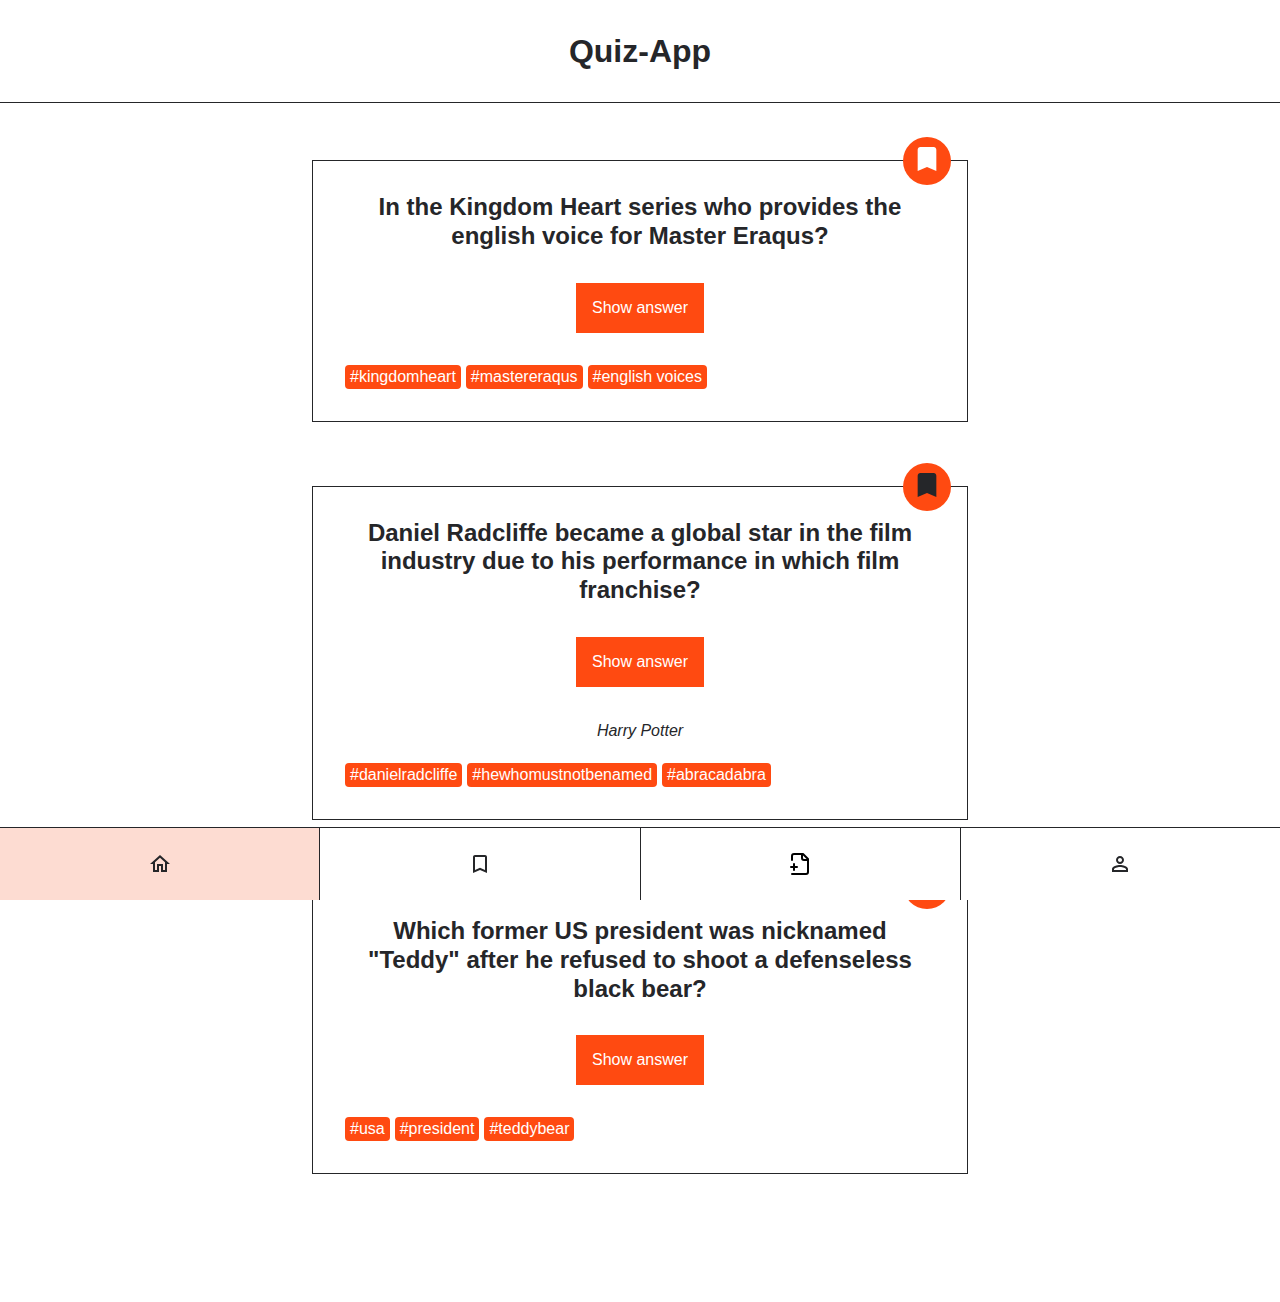
<file: index.html>
<!DOCTYPE html>
<html lang="en">
  <head>
    <meta charset="UTF-8" />
    <meta http-equiv="X-UA-Compatible" content="IE=edge" />
    <meta name="viewport" content="width=device-width, initial-scale=1.0" />
    <title>Quiz-App</title>
    <link rel="stylesheet" href="./styles.css" />
    <script src="./js/index.js" defer></script>
  </head>
  <body>
    <header class="header">
      <h1 class="header__title">Quiz-App</h1>
    </header>
    <main>
      <ul class="card-list">
        <!--
                FIRST CARD
              -->
        <li class="card-list__item">
          <article class="card">
            <h2 class="card__question">
              In the Kingdom Heart series who provides the english voice for
              Master Eraqus?
            </h2>
            <button
              class="card__button-answer"
              type="button"
              data-js="showAnswerButton"
            >
              Show answer
            </button>
            <p class="card__answer" data-js="answer">Mark Hamill</p>
            <ul class="card__tag-list">
              <li class="card__tag-list-item">#kingdomheart</li>
              <li class="card__tag-list-item">#mastereraqus</li>
              <li class="card__tag-list-item">#english voices</li>
            </ul>
            <div class="card__button-bookmark">
              <button
                class="bookmark"
                aria-label="bookmark"
                type="button"
                data-js="bookmark"
              >
                <svg
                  class="bookmark__icon"
                  xmlns="http://www.w3.org/2000/svg"
                  viewbox="0 0 24 24"
                >
                  <path
                    d="M17 3H7c-1.1 0-2 .9-2 2v16l7-3 7 3V5c0-1.1-.9-2-2-2z"
                  />
                </svg>
              </button>
            </div>
          </article>
        </li>
        <!--
                SECOND CARD
              -->
        <li class="card-list__item">
          <article class="card">
            <h2 class="card__question">
              Daniel Radcliffe became a global star in the film industry due to
              his performance in which film franchise?
            </h2>
            <button class="card__button-answer" type="button">
              Show answer
            </button>
            <p class="card__answer card__answer--active">Harry Potter</p>
            <ul class="card__tag-list">
              <li class="card__tag-list-item">#danielradcliffe</li>
              <li class="card__tag-list-item">#hewhomustnotbenamed</li>
              <li class="card__tag-list-item">#abracadabra</li>
            </ul>
            <div class="card__button-bookmark">
              <button
                class="bookmark bookmark--active"
                aria-label="bookmark"
                type="button"
              >
                <svg
                  class="bookmark__icon"
                  xmlns="http://www.w3.org/2000/svg"
                  viewbox="0 0 24 24"
                >
                  <path
                    d="M17 3H7c-1.1 0-2 .9-2 2v16l7-3 7 3V5c0-1.1-.9-2-2-2z"
                  />
                </svg>
              </button>
            </div>
          </article>
        </li>
        <!--
                THIRD CARD
              -->
        <li class="card-list__item">
          <article class="card">
            <h2 class="card__question">
              Which former US president was nicknamed &quot;Teddy&quot; after he
              refused to shoot a defenseless black bear?
            </h2>
            <button class="card__button-answer" type="button">
              Show answer
            </button>
            <p class="card__answer">Theodore Roosevelt</p>
            <ul class="card__tag-list">
              <li class="card__tag-list-item">#usa</li>
              <li class="card__tag-list-item">#president</li>
              <li class="card__tag-list-item">#teddybear</li>
            </ul>
            <div class="card__button-bookmark">
              <button class="bookmark" aria-label="bookmark" type="button">
                <svg
                  class="bookmark__icon"
                  xmlns="http://www.w3.org/2000/svg"
                  viewbox="0 0 24 24"
                >
                  <path
                    d="M17 3H7c-1.1 0-2 .9-2 2v16l7-3 7 3V5c0-1.1-.9-2-2-2z"
                  />
                </svg>
              </button>
            </div>
          </article>
        </li>
      </ul>
    </main>

    <nav class="navigation">
      <ul class="navigation__list">
        <li class="navigation__list-item navigation__list-item--active">
          <a
            class="navigation__link"
            href="index.html"
            aria-label="go to home page"
          >
            <svg
              xmlns="http://www.w3.org/2000/svg"
              height="24px"
              viewbox="0 0 24 24"
              width="24px"
            >
              <path
                d="M12 5.69l5 4.5V18h-2v-6H9v6H7v-7.81l5-4.5M12 3L2 12h3v8h6v-6h2v6h6v-8h3L12 3z"
              />
            </svg>
          </a>
        </li>
        <li class="navigation__list-item">
          <a
            class="navigation__link"
            href="bookmarks.html"
            aria-label="go to bookmarks page"
          >
            <svg
              xmlns="http://www.w3.org/2000/svg"
              height="24px"
              viewbox="0 0 24 24"
              width="24px"
            >
              <path
                d="M17 3H7c-1.1 0-2 .9-2 2v16l7-3 7 3V5c0-1.1-.9-2-2-2zm0 15l-5-2.18L7 18V5h10v13z"
              />
            </svg>
          </a>
        </li>
        <li class="navigation__list-item">
          <a
            class="navigation__link"
            href="form.html"
            aria-label="go to form page"
          >
            <svg
              xmlns="http://www.w3.org/2000/svg"
              width="24"
              height="24"
              viewBox="0 0 24 24"
              fill="none"
              stroke="#000000"
              stroke-width="2"
              stroke-linecap="round"
              stroke-linejoin="round"
            >
              <path
                d="M4 22h14a2 2 0 0 0 2-2V7l-5-5H6a2 2 0 0 0-2 2v4"
                fill="none"
              />
              <path d="M14 2v4a2 2 0 0 0 2 2h4" fill="none" />
              <path d="M3 15h6" fill="none" />
              <path d="M6 12v6" fill="none" />
            </svg>
          </a>
        </li>
        <li class="navigation__list-item">
          <a
            class="navigation__link"
            href="profile.html"
            aria-label="go to profile page"
          >
            <svg
              xmlns="http://www.w3.org/2000/svg"
              height="24px"
              viewbox="0 0 24 24"
              width="24px"
            >
              <path
                d="M12 6c1.1 0 2 .9 2 2s-.9 2-2 2-2-.9-2-2 .9-2 2-2m0 9c2.7 0 5.8 1.29 6 2v1H6v-.99c.2-.72 3.3-2.01 6-2.01m0-11C9.79 4 8 5.79 8 8s1.79 4 4 4 4-1.79 4-4-1.79-4-4-4zm0 9c-2.67 0-8 1.34-8 4v3h16v-3c0-2.66-5.33-4-8-4z"
              />
            </svg>
          </a>
        </li>
      </ul>
    </nav>
  </body>
</html>
</file>
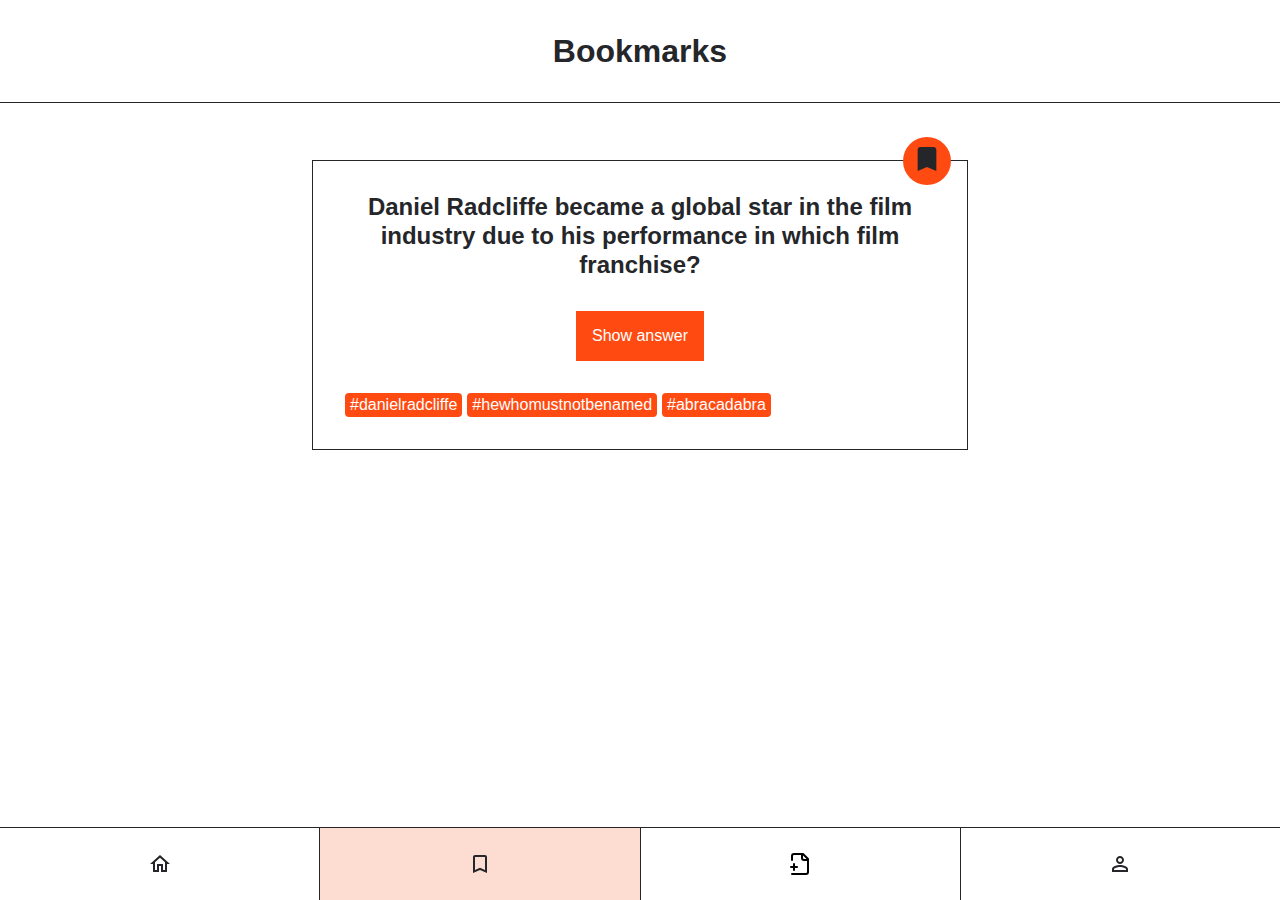
<file: bookmarks.html>
<!DOCTYPE html>
<html lang="en">
  <head>
    <meta charset="UTF-8" />
    <meta http-equiv="X-UA-Compatible" content="IE=edge" />
    <meta name="viewport" content="width=device-width, initial-scale=1.0" />
    <title>Quiz-App</title>
    <link rel="stylesheet" href="./styles.css" />
  </head>
  <body>
    <header class="header">
      <h1 class="header__title">Bookmarks</h1>
    </header>
    <main>
      <ul class="card-list">
        <li class="card-list__item">
          <article class="card">
            <h2 class="card__question">
              Daniel Radcliffe became a global star in the film industry due to
              his performance in which film franchise?
            </h2>
            <button class="card__button-answer" type="button">
              Show answer
            </button>
            <p class="card__answer">Harry Potter</p>
            <ul class="card__tag-list">
              <li class="card__tag-list-item">#danielradcliffe</li>
              <li class="card__tag-list-item">#hewhomustnotbenamed</li>
              <li class="card__tag-list-item">#abracadabra</li>
            </ul>
            <div class="card__button-bookmark">
              <button
                class="bookmark bookmark--active"
                aria-label="bookmark"
                type="button"
              >
                <svg
                  class="bookmark__icon"
                  xmlns="http://www.w3.org/2000/svg"
                  viewbox="0 0 24 24"
                >
                  <path
                    d="M17 3H7c-1.1 0-2 .9-2 2v16l7-3 7 3V5c0-1.1-.9-2-2-2z"
                  />
                </svg>
              </button>
            </div>
          </article>
        </li>
      </ul>
    </main>

    <nav class="navigation">
      <ul class="navigation__list">
        <li class="navigation__list-item">
          <a
            class="navigation__link"
            href="index.html"
            aria-label="go to home page"
          >
            <svg
              xmlns="http://www.w3.org/2000/svg"
              height="24px"
              viewbox="0 0 24 24"
              width="24px"
            >
              <path
                d="M12 5.69l5 4.5V18h-2v-6H9v6H7v-7.81l5-4.5M12 3L2 12h3v8h6v-6h2v6h6v-8h3L12 3z"
              />
            </svg>
          </a>
        </li>
        <li class="navigation__list-item navigation__list-item--active">
          <a
            class="navigation__link"
            href="bookmarks.html"
            aria-label="go to bookmarks page"
          >
            <svg
              xmlns="http://www.w3.org/2000/svg"
              height="24px"
              viewbox="0 0 24 24"
              width="24px"
            >
              <path
                d="M17 3H7c-1.1 0-2 .9-2 2v16l7-3 7 3V5c0-1.1-.9-2-2-2zm0 15l-5-2.18L7 18V5h10v13z"
              />
            </svg>
          </a>
        </li>
        <li class="navigation__list-item">
          <a
            class="navigation__link"
            href="form.html"
            aria-label="go to form page"
          >
            <svg
              xmlns="http://www.w3.org/2000/svg"
              width="24"
              height="24"
              viewBox="0 0 24 24"
              fill="none"
              stroke="#000000"
              stroke-width="2"
              stroke-linecap="round"
              stroke-linejoin="round"
            >
              <path
                d="M4 22h14a2 2 0 0 0 2-2V7l-5-5H6a2 2 0 0 0-2 2v4"
                fill="none"
              />
              <path d="M14 2v4a2 2 0 0 0 2 2h4" fill="none" />
              <path d="M3 15h6" fill="none" />
              <path d="M6 12v6" fill="none" />
            </svg>
          </a>
        </li>
        <li class="navigation__list-item">
          <a
            class="navigation__link"
            href="profile.html"
            aria-label="go to profile page"
          >
            <svg
              xmlns="http://www.w3.org/2000/svg"
              height="24px"
              viewbox="0 0 24 24"
              width="24px"
            >
              <path
                d="M12 6c1.1 0 2 .9 2 2s-.9 2-2 2-2-.9-2-2 .9-2 2-2m0 9c2.7 0 5.8 1.29 6 2v1H6v-.99c.2-.72 3.3-2.01 6-2.01m0-11C9.79 4 8 5.79 8 8s1.79 4 4 4 4-1.79 4-4-1.79-4-4-4zm0 9c-2.67 0-8 1.34-8 4v3h16v-3c0-2.66-5.33-4-8-4z"
              />
            </svg>
          </a>
        </li>
      </ul>
    </nav>
  </body>
</html>
</file>
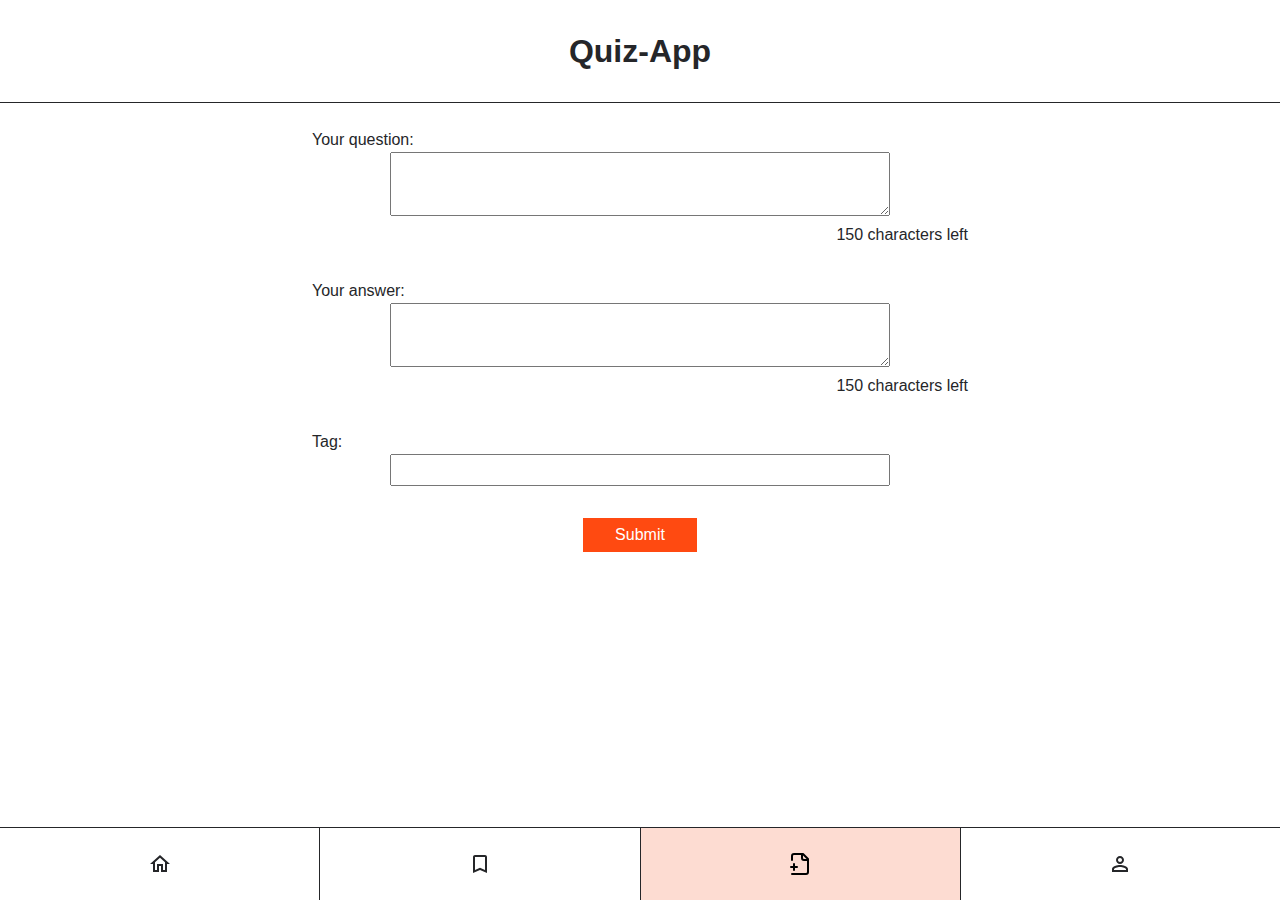
<file: form.html>
<!DOCTYPE html>
<html lang="en">
  <head>
    <meta charset="UTF-8" />
    <meta http-equiv="X-UA-Compatible" content="IE=edge" />
    <meta name="viewport" content="width=device-width, initial-scale=1.0" />
    <title>Quiz-App</title>
    <link rel="stylesheet" href="./styles.css" />
    <script src="./js/form.js" defer></script>
  </head>
  <body>
    <header class="header">
      <h1 class="header__title">Quiz-App</h1>
    </header>
    <main class="main-form">
      <form class="form" data-js="form">
        <ul class="form-list">
          <li class="form-list__item">
            <p class="form-question">Your question:</p>
            <textarea
              class="form-question--input"
              name="questionInput"
              maxlength="150"
              data-js="questionInputElement"
            ></textarea>
            <p class="characterCounter" data-js="characterCounterQuestion">
              150 characters left
            </p>
          </li>
          <li class="form-list__item">
            <p class="form-answer">Your answer:</p>
            <textarea
              class="form-answer--input"
              name="answerInput"
              maxlength="150"
              data-js="answerInputElement"
            ></textarea>
            <p class="characterCounter" data-js="characterCounterAnswer">
              150 characters left
            </p>
          </li>
          <li class="form-list__item">
            <p class="form-tag">Tag:</p>
            <input class="form-tag--input" type="text" name="tagInput" />
          </li>
          <li class="form-list__item">
            <button class="form-button" type="submit">Submit</button>
          </li>
        </ul>
      </form>
      <ul class="card-list" data-js="cardList"></ul>
    </main>
    <nav class="navigation">
      <ul class="navigation__list">
        <li class="navigation__list-item">
          <a
            class="navigation__link"
            href="index.html"
            aria-label="go to home page"
          >
            <svg
              xmlns="http://www.w3.org/2000/svg"
              height="24px"
              viewbox="0 0 24 24"
              width="24px"
            >
              <path
                d="M12 5.69l5 4.5V18h-2v-6H9v6H7v-7.81l5-4.5M12 3L2 12h3v8h6v-6h2v6h6v-8h3L12 3z"
              />
            </svg>
          </a>
        </li>
        <li class="navigation__list-item">
          <a
            class="navigation__link"
            href="bookmarks.html"
            aria-label="go to bookmarks page"
          >
            <svg
              xmlns="http://www.w3.org/2000/svg"
              height="24px"
              viewbox="0 0 24 24"
              width="24px"
            >
              <path
                d="M17 3H7c-1.1 0-2 .9-2 2v16l7-3 7 3V5c0-1.1-.9-2-2-2zm0 15l-5-2.18L7 18V5h10v13z"
              />
            </svg>
          </a>
        </li>
        <li class="navigation__list-item navigation__list-item--active">
          <a
            class="navigation__link"
            href="form.html"
            aria-label="go to form page"
          >
            <svg
              xmlns="http://www.w3.org/2000/svg"
              width="24"
              height="24"
              viewBox="0 0 24 24"
              fill="none"
              stroke="#000000"
              stroke-width="2"
              stroke-linecap="round"
              stroke-linejoin="round"
            >
              <path
                d="M4 22h14a2 2 0 0 0 2-2V7l-5-5H6a2 2 0 0 0-2 2v4"
                fill="none"
              />
              <path d="M14 2v4a2 2 0 0 0 2 2h4" fill="none" />
              <path d="M3 15h6" fill="none" />
              <path d="M6 12v6" fill="none" />
            </svg>
          </a>
        </li>
        <li class="navigation__list-item">
          <a
            class="navigation__link"
            href="profile.html"
            aria-label="go to profile page"
          >
            <svg
              xmlns="http://www.w3.org/2000/svg"
              height="24px"
              viewbox="0 0 24 24"
              width="24px"
            >
              <path
                d="M12 6c1.1 0 2 .9 2 2s-.9 2-2 2-2-.9-2-2 .9-2 2-2m0 9c2.7 0 5.8 1.29 6 2v1H6v-.99c.2-.72 3.3-2.01 6-2.01m0-11C9.79 4 8 5.79 8 8s1.79 4 4 4 4-1.79 4-4-1.79-4-4-4zm0 9c-2.67 0-8 1.34-8 4v3h16v-3c0-2.66-5.33-4-8-4z"
              />
            </svg>
          </a>
        </li>
      </ul>
    </nav>
  </body>
</html>
</file>
<file: styles.css>
@import "./global.css";

@import "./components/bookmark/bookmark.css";
@import "./components/card-list/card-list.css";
@import "./components/card/card.css";
@import "./components/header/header.css";
@import "./components/navigation/navigation.css";
@import "./components/profile/profile.css";
@import "./components/counter-list/counter-list.css";
@import "./components/form/form.css";
</file>
